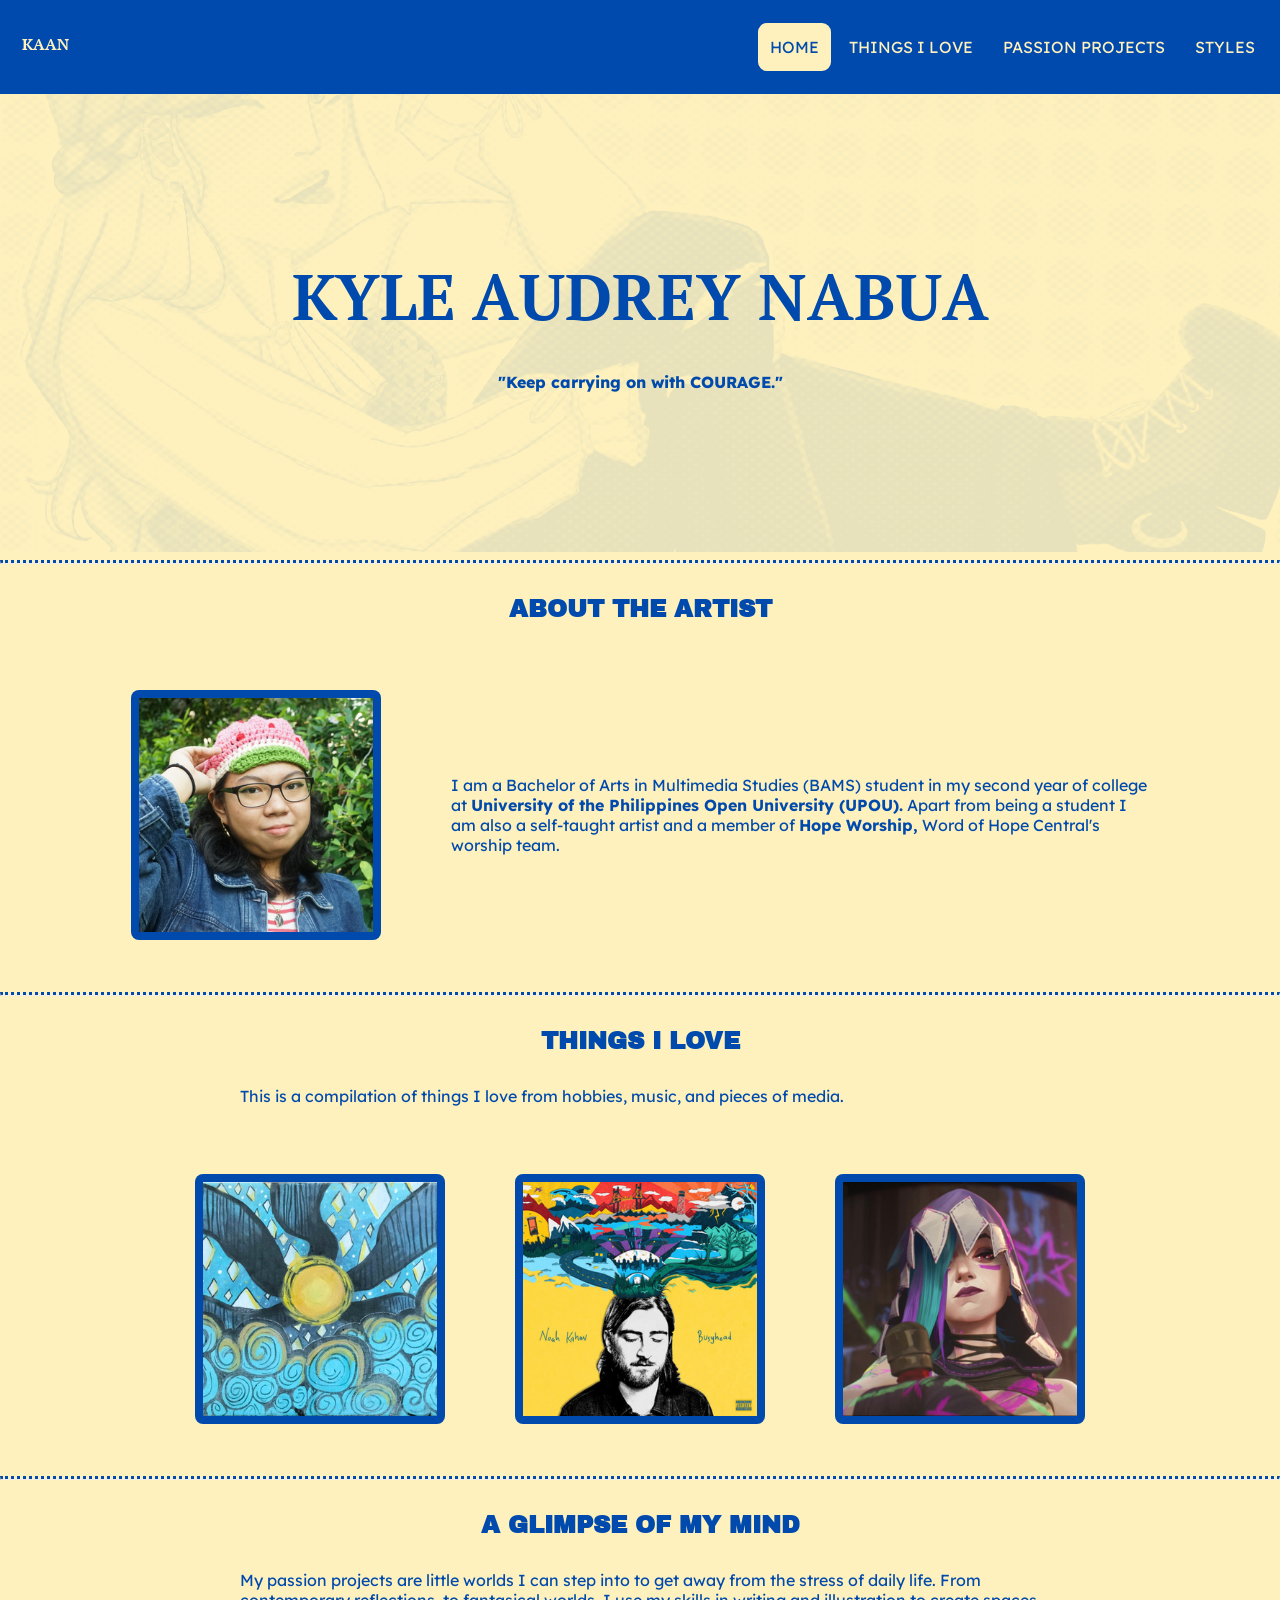
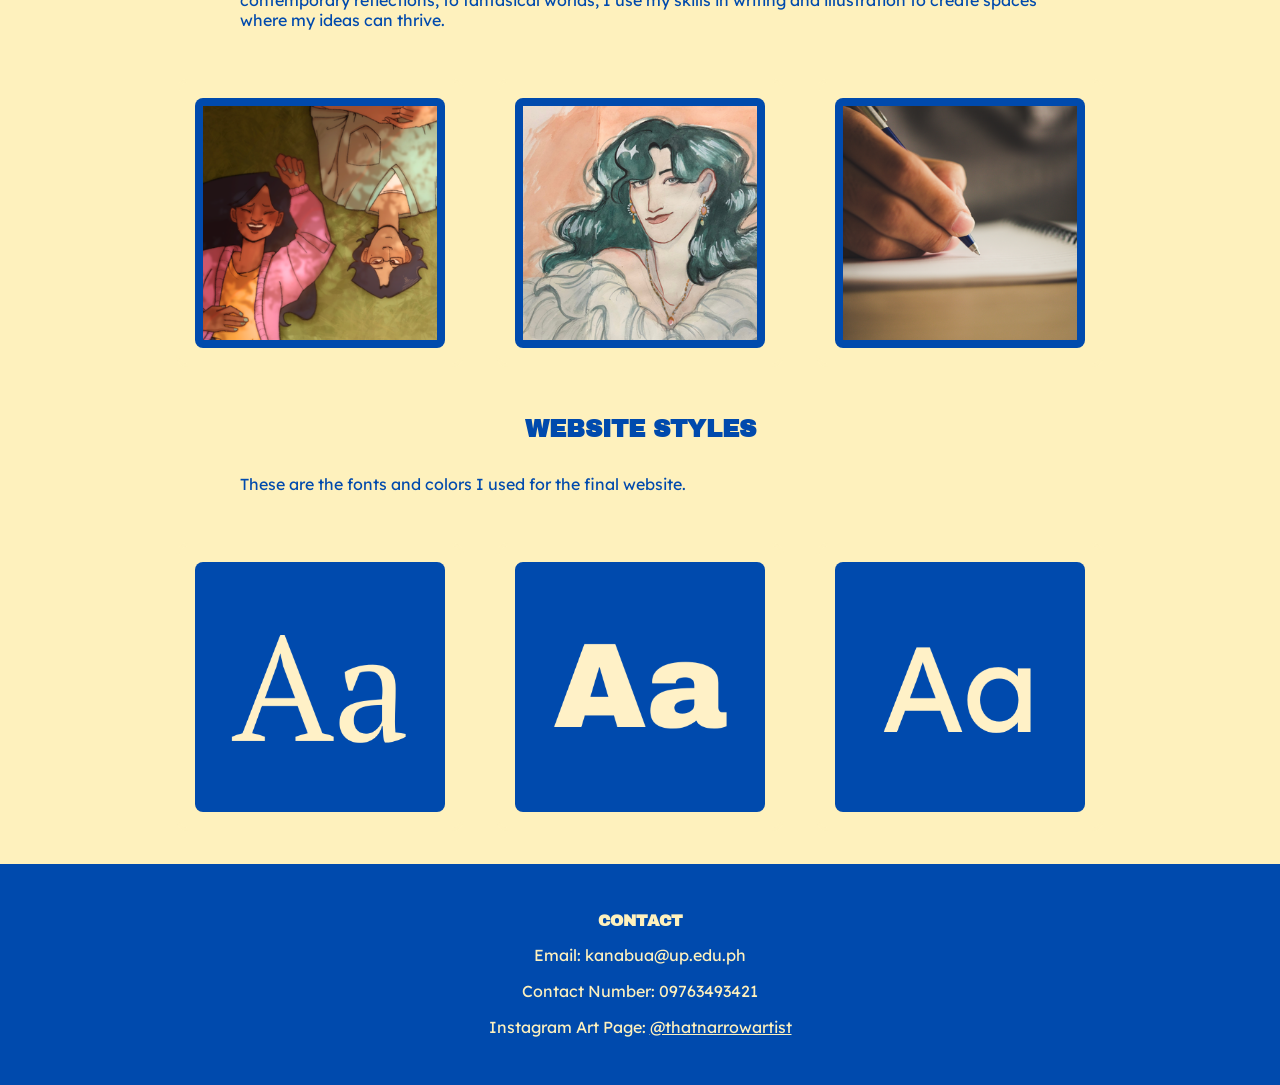
<file: index.html>
<!DOCTYPE html>
<html lang="en">

<!-- MAIN BANNER AREA -->

<head>
 <meta charset="UTF-8">
  <title>HOME</title>
  <!-- LINKS -->
  <link rel="stylesheet" href="https://fonts.googleapis.com/css?family=Lexend">
  <link rel="preconnect" href="https://fonts.googleapis.com">
  <link rel="preconnect" href="https://fonts.gstatic.com" crossorigin>
  <link href="https://fonts.googleapis.com/css2?family=Archivo+Black&family=Lexend:wght@100..900&display=swap" rel="stylesheet">
  <link rel="preconnect" href="https://fonts.googleapis.com">
  <link rel="preconnect" href="https://fonts.gstatic.com" crossorigin>
  <link href="https://fonts.googleapis.com/css2?family=Archivo+Black&family=Lexend:wght@100..900&family=PT+Serif:ital,wght@0,400;0,700;1,400;1,700&display=swap" rel="stylesheet">
 </head>
 <!-- BUTTONS -->
 
 <body>
  <div class = header>
   <a class = logo><b>KAAN</b></a>
   <div class="header-right">
     <a class=active href="index.html">HOME</a>
     <a class=heading href="thingsilove.html">THINGS I LOVE</a>
     <a class=heading href="passionprojects.html">PASSION PROJECTS</a>
     <a class=heading href="fontsused.html">STYLES</a>
   </div>
  </div>
<!-- BUTTONS -->
<div class = decoration>
<h1 id ="name"><b>KYLE AUDREY NABUA</b></h1>
<p id= "quote">"Keep carrying on with COURAGE."</p>
</div>
<hr>


<link rel="stylesheet" href="mystyles.css">


<!-- ABOUT ME INTRODUCTION-->

  <main>

   <h2>ABOUT THE ARTIST</h2>
   <div class = container>
    <div><img id=me src="KAAN.png" alt="PICTURE OF KYLE NABUA" height="350" width="350"></div>
    <div><p id = "intro">I am a Bachelor of Arts in Multimedia Studies (BAMS) student in my second year of college at 
    <b>University of the Philippines Open University (UPOU).</b> Apart from being a student 
    I am also a self-taught artist and a member of <b>Hope Worship,</b> Word of Hope Central's worship team.</p>
    </div>
    </div>

    <hr>
    <!-- DIVIDE -->
    <h2>THINGS I LOVE</h2>
    <p>This is a compilation of things I love from hobbies, music, and pieces of media.</p>
    <div class = container>
    <div><a href="thingsilove.html"><img src="THINGSILOVE1.png" alt="DRAWING" height="350" width="350"></a></div>
    <div><a href="thingsilove.html"><img src="THINGSILOVE2.png" alt="MUSIC" height="350" width="350"></a></div>
    <div><a href="thingsilove.html"><img src="THINGSILOVE3.png" alt="FILM" height="350" width="350"></a></div>
    
    </div>
 
  

    <hr>
    <!-- DIVIDE -->

    <h2>A GLIMPSE OF MY MIND</h2>
    <p>My passion projects are little worlds I can step into to get away from the stress of daily life. From contemporary reflections, to fantasical worlds, 
    I use my skills in writing and illustration to create spaces where my ideas can thrive.</p>

    <div class = container>
    <div><a href="passionprojects.html"><img src="WAS.png" alt="WITH A SMILE" height="350" width="350"></a></div>
    <div><a href="passionprojects.html"><img src="SUMPA1.png" alt="OF OWLS AND CROWS" height="350" width="350"></a></div>
    <div><a href="passionprojects.html"><img src="WRITE.png" alt="MISSING US" height="350" width="350"></a></div>
    </div>


    <h2>WEBSITE STYLES</h2>
    <p>These are the fonts and colors I used for the final website.</p>

    <div class = container>
    <div><a href="fontsused.html"><img src="PT.png" alt="PT SERIF" height="350" width="350"></a></div>
    <div><a href="fontsused.html"><img src="ARCHIVO.png" alt="ARCHIVO BLACK" height="350" width="350"></a></div>
    <div><a href="fontsused.html"><img src="LEXEND.png" alt="LEXEND" height="350" width="350"></a></div>
    </div>
    
  </main>
<!-- FOOTER -->
  <footer>

      <div class = footer> 

   <h3 class = foot><b>CONTACT</b></h3>
    <p class = foot>Email: kanabua@up.edu.ph</p>
    <p class = foot>Contact Number: 09763493421</p>
    <p class = foot>Instagram Art Page: <a id = insta href="https://www.instagram.com/thatnarrowartist/">@thatnarrowartist</a></p>
  </div>

  </footer>
</body>

  


</html>
</file>
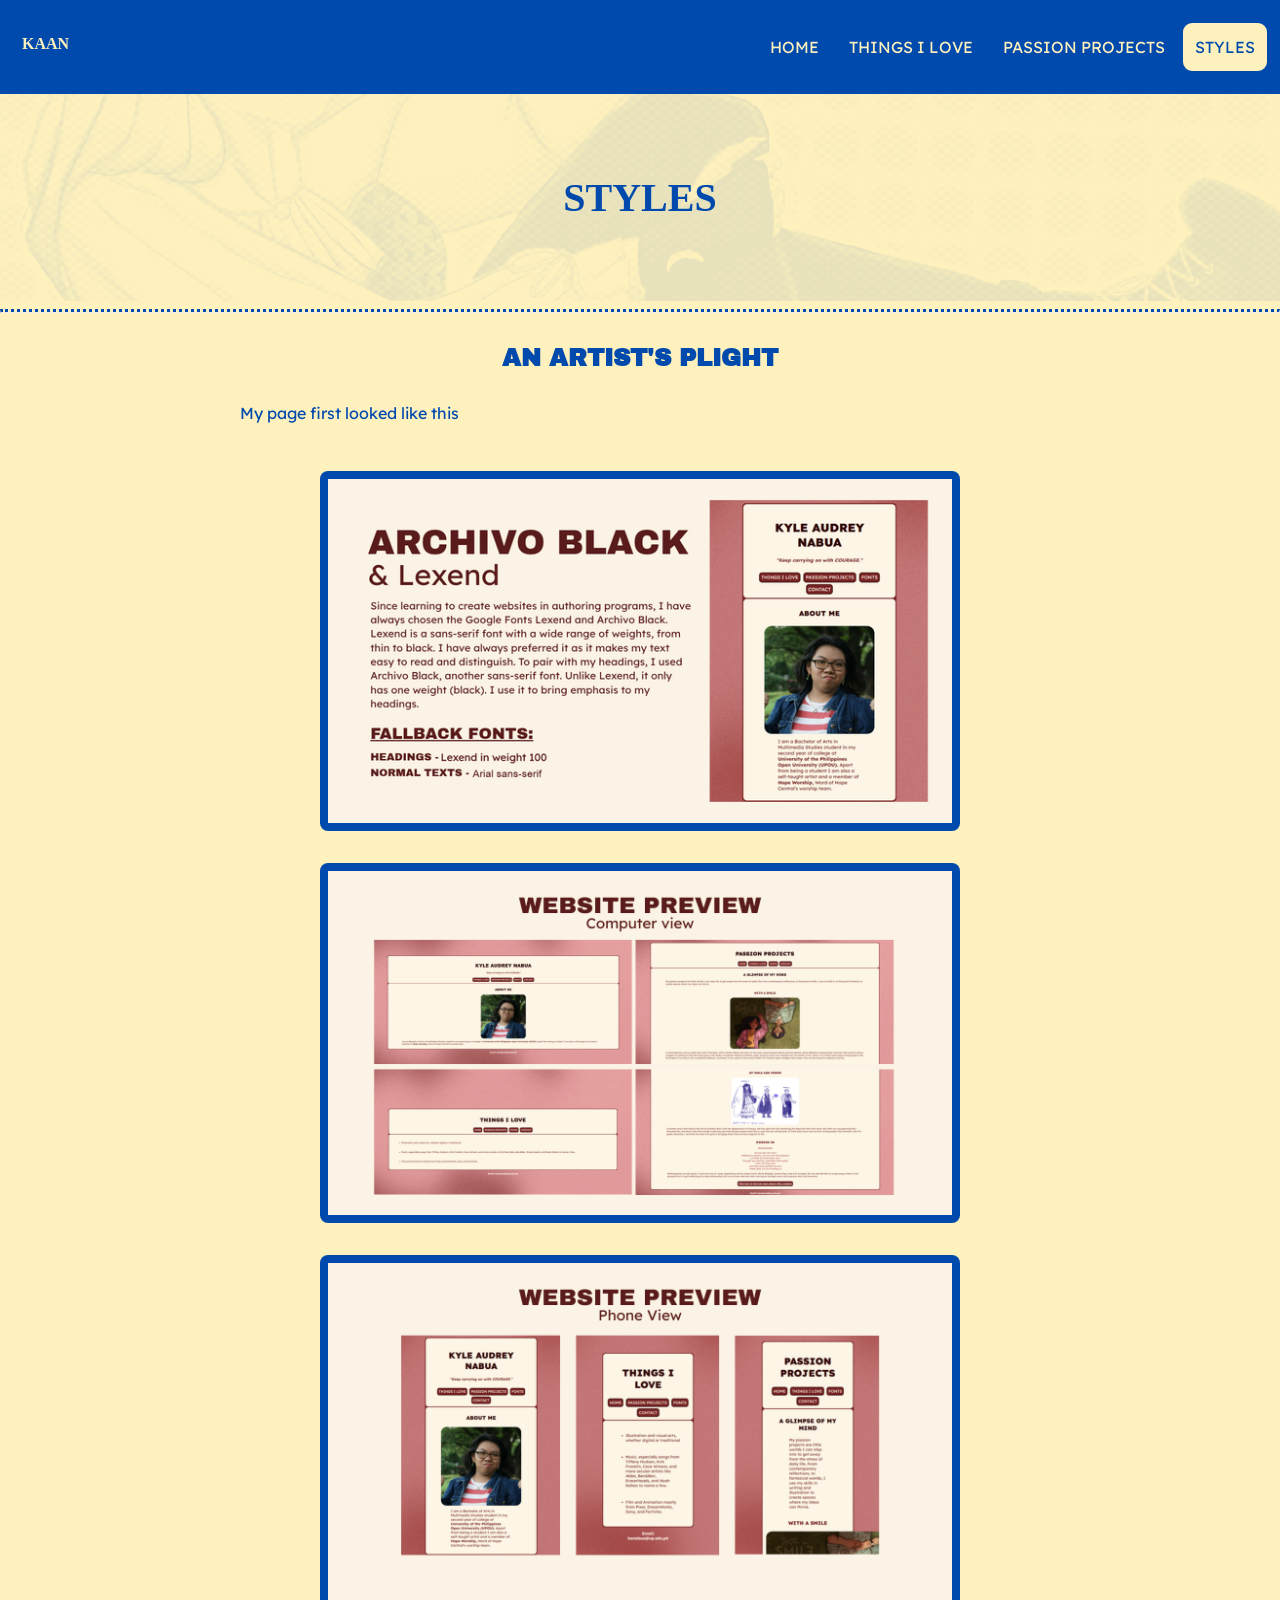
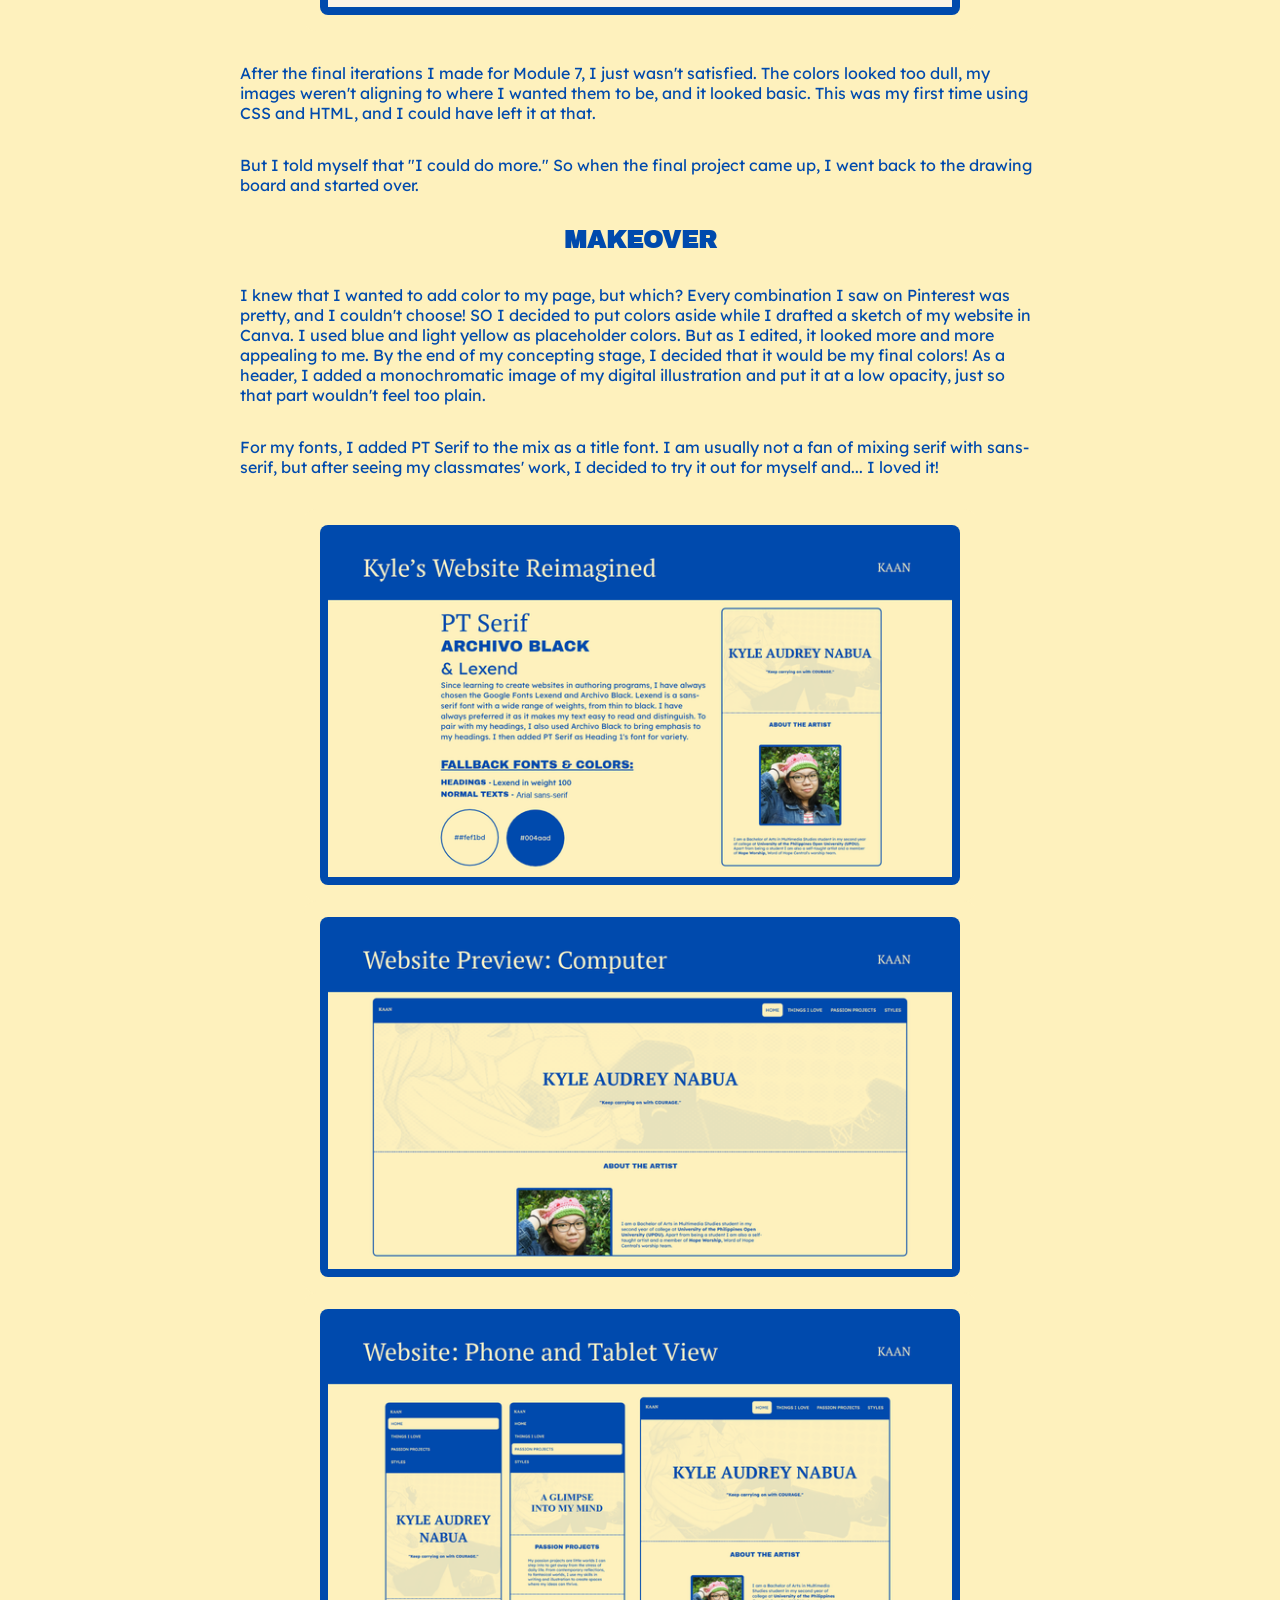
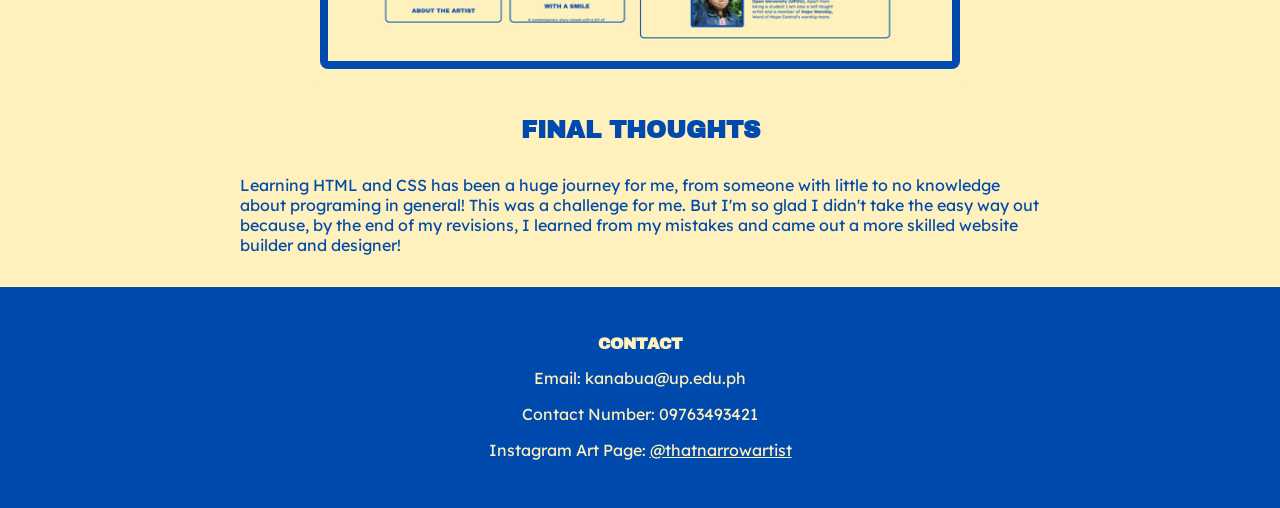
<file: fontsused.html>
<!DOCTYPE html>
<html lang="en">

<!-- MAIN BANNER AREA -->

<head>
 <meta charset="UTF-8">
  <title>STYLES</title>
<link rel="stylesheet" href="https://fonts.googleapis.com/css?family=Lexend">
<link rel="preconnect" href="https://fonts.googleapis.com">
<link rel="preconnect" href="https://fonts.gstatic.com" crossorigin>
<link href="https://fonts.googleapis.com/css2?family=Archivo+Black&family=Lexend:wght@100..900&display=swap" rel="stylesheet">
</head>

<!-- BUTTONS -->
<body>
  <div class = header>
   <a class = logo><b>KAAN</b></a>
   <div class="header-right">
     <a class=heading href="index.html">HOME</a>
     <a class=heading href="thingsilove.html">THINGS I LOVE</a>
     <a class=heading href="passionprojects.html">PASSION PROJECTS</a>
     <a class=active href="fontsused.html">STYLES</a>
   </div>
  </div>

<!-- BUTTONS -->
<div class = decoration>
<h1 id = styles><b>STYLES</b></h1>
</div>
<hr>


<link rel="stylesheet" href="mystyles.css">

<!-- FONTS USED-->
  <main>
 
    <h2>AN ARTIST'S PLIGHT</h2>
    <p>My page first looked like this</p>
    <div class = container3>
    <div><img src="OLD1.png" alt="OLD WEBSITE" height="450" width="270"></div>
    <div><img src="OLD2.png" alt="OLD WEBSITE" height="450" width="270"></div>
    <div><img src="OLD3.png" alt="POLD WEBSITE" height="450" width="270"></div>
    </div>
    <p>After the final iterations I made for Module 7, I just wasn't satisfied. The colors looked too dull, 
      my images weren't aligning to where I wanted them to be, and it looked basic. This was my first time using
      CSS and HTML, and I could have left it at that.</p>

    <p>But I told myself that "I could do more." So when the final project came up, I went back to
      the drawing board and started over.</p>
   
    <h2>MAKEOVER</h2>
    <p>I knew that I wanted to add color to my page, but which? Every combination I saw on Pinterest was pretty, and I couldn't choose!
      SO I decided to put colors aside while I drafted a sketch of my website in Canva. I used blue and light yellow as placeholder
      colors. But as I edited, it looked more and more appealing to me. By the end of my concepting stage, I decided that it would be my final colors!
     As a header, I added a monochromatic image of my digital illustration and put it at a low opacity, just so that part wouldn't feel too plain.
    </p>
    <p>For my fonts, I added PT Serif to the mix as a title font. I am usually not a fan of mixing serif with sans-serif, but after seeing my classmates'
      work, I decided to try it out for myself and... I loved it!
    <div class = container3>
     <div><img src="NEW1.png" alt="NEW WEBSITE" height="450" width="270"></div>
     <div><img src="NEW2.png" alt="NEW WEBSITE" height="450" width="270"></div>
     <div><img src="NEW3.png" alt="NEW WEBSITE" height="450" width="270"></div>
    </div>

    <h2>FINAL THOUGHTS</h2>
      <p>Learning HTML and CSS has been a huge journey for me, from someone with little to no knowledge about programing in general!
        This was a challenge for me. But I'm so glad I didn't take the easy way out because, by the end of my revisions, I learned from my
        mistakes and came out a more skilled website builder and designer! 
    </p>
  <footer>
  <div class = footer>
   <h3 class = foot><b>CONTACT</b></h3>
    <p class = foot>Email: kanabua@up.edu.ph</p>
    <p class = foot>Contact Number: 09763493421</p>
    <p class = foot>Instagram Art Page: <a id = insta href="https://www.instagram.com/thatnarrowartist/">@thatnarrowartist</a></p>
  </div>
</footer>

  </main>
  </body>
<!-- FOOTER -->

</html>
</file>
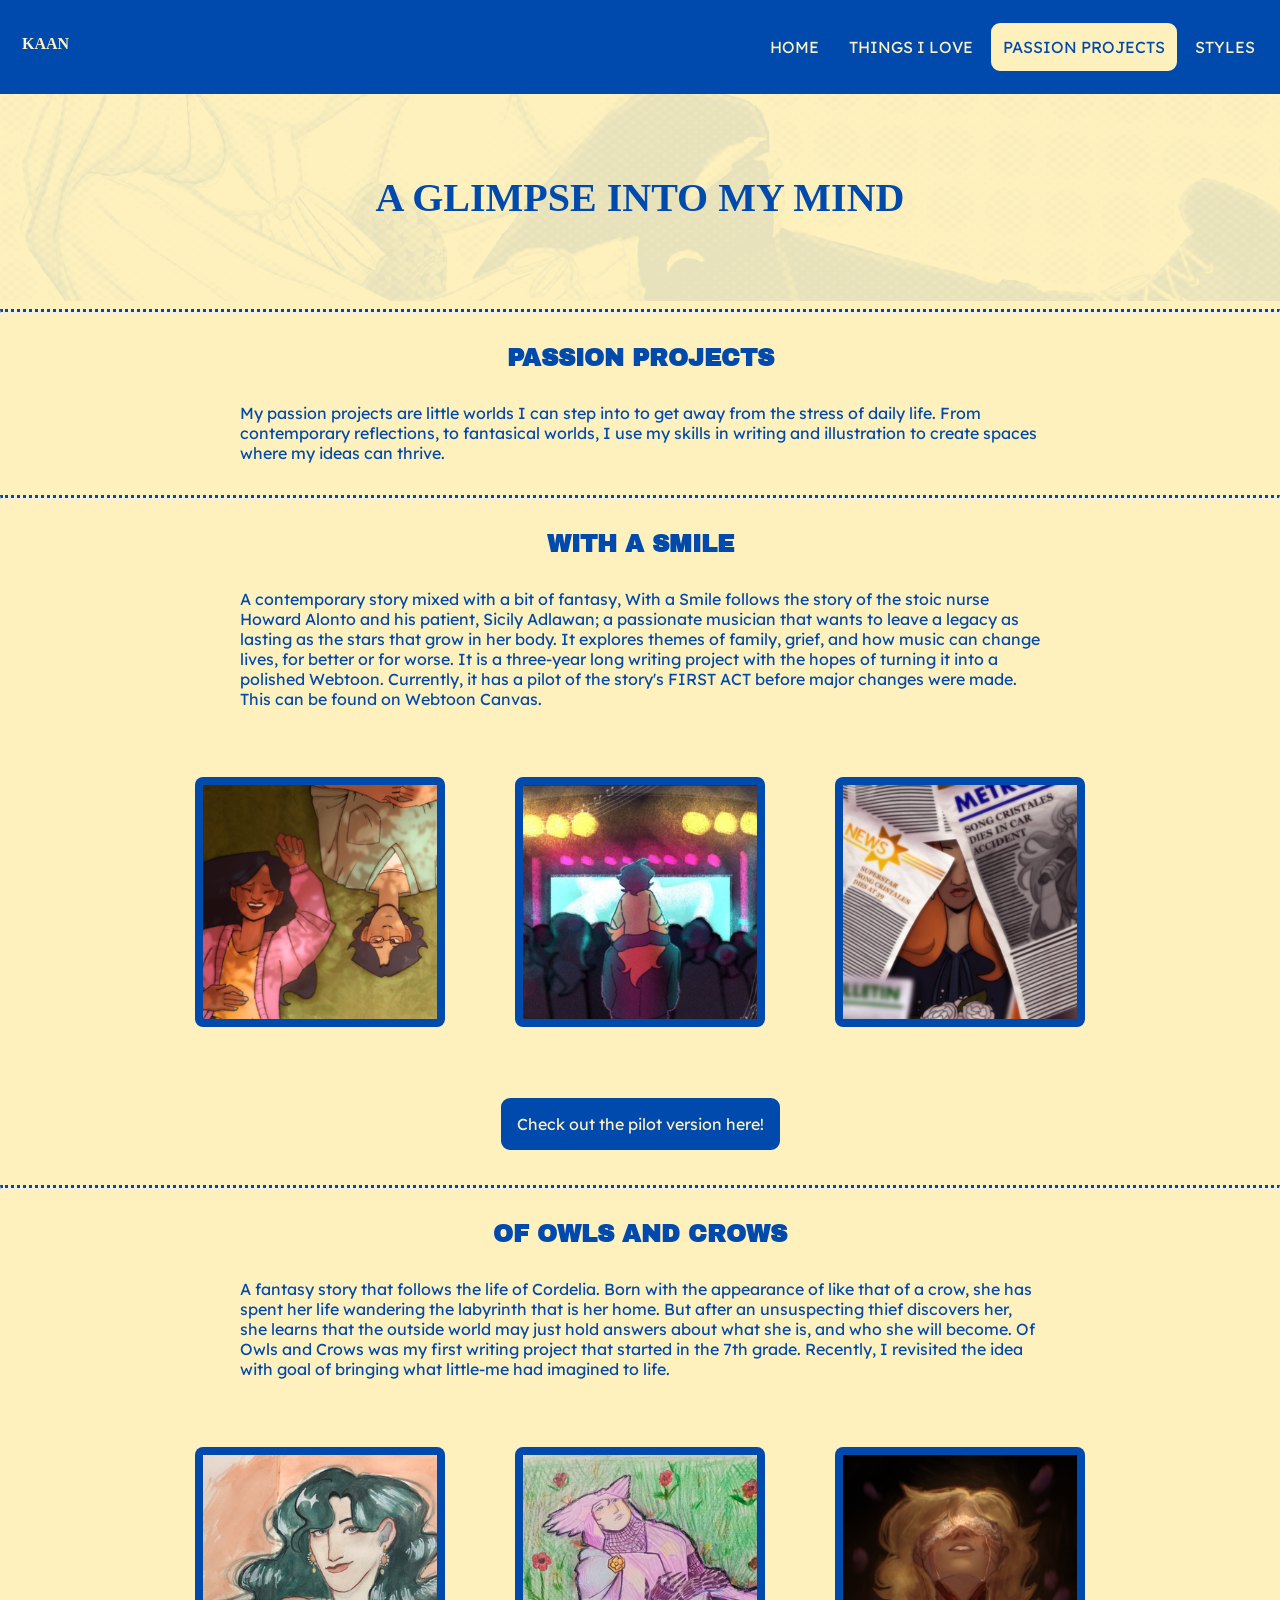
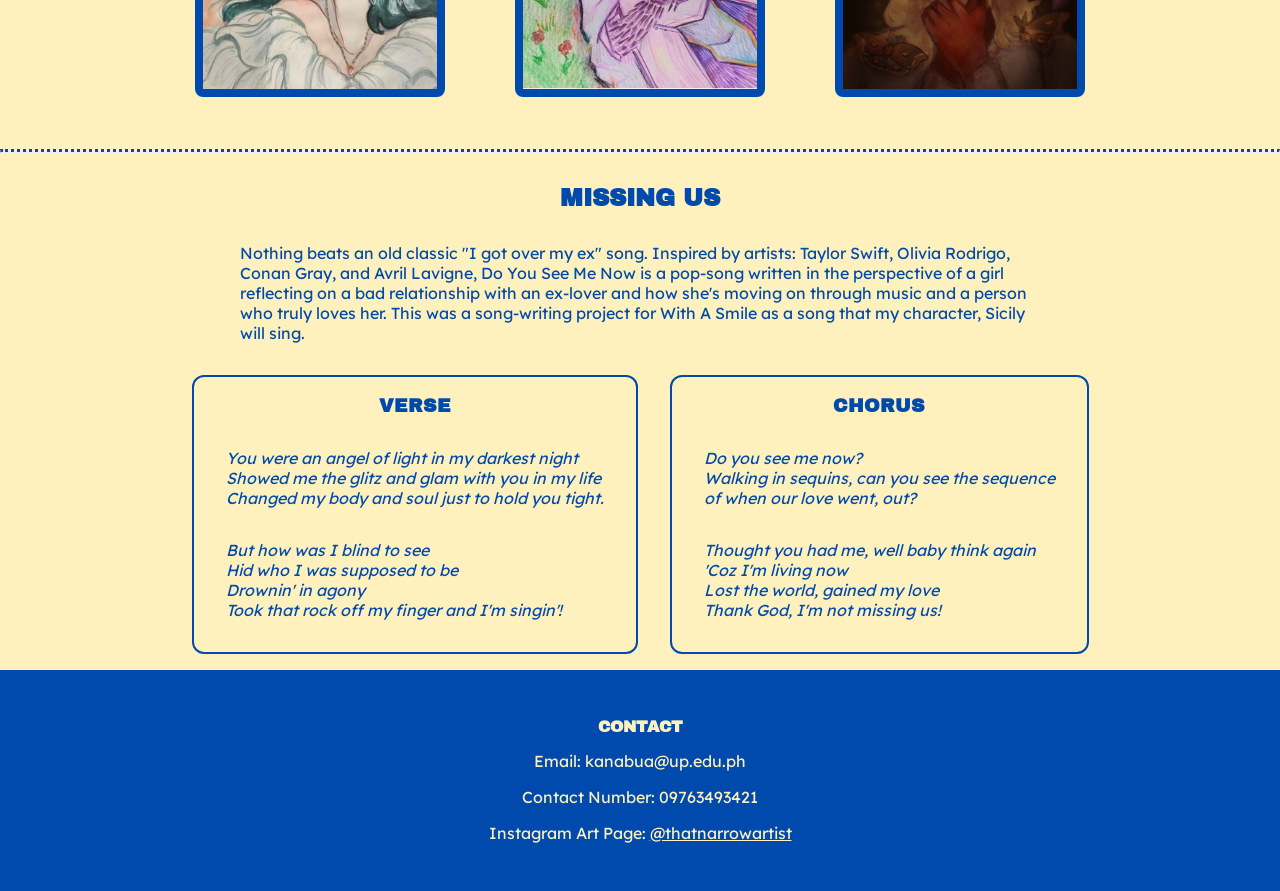
<file: passionprojects.html>
<!DOCTYPE html>
<html lang="en">

<!-- MAIN BANNER AREA -->

<head>
 <meta charset="UTF-8">
  <title>PASSION PROJECTS</title>
<link rel="stylesheet" href="https://fonts.googleapis.com/css?family=Lexend">
<link rel="preconnect" href="https://fonts.googleapis.com">
<link rel="preconnect" href="https://fonts.gstatic.com" crossorigin>
<link href="https://fonts.googleapis.com/css2?family=Archivo+Black&family=Lexend:wght@100..900&display=swap" rel="stylesheet">
</head>

<!-- BUTTONS -->
 <body>
  <div class = header>
   <a class = logo><b>KAAN</b></a>
   <div class="header-right">
     <a class=heading href="index.html">HOME</a>
     <a class=heading href="thingsilove.html">THINGS I LOVE</a>
     <a class=active href="passionprojects.html">PASSION PROJECTS</a>
     <a class=heading href="fontsused.html">STYLES</a>
   </div>
  </div>

<!-- BUTTONS -->
<div class = decoration>
<h1 id = mind><b>A GLIMPSE INTO MY MIND</b></h1>
</div>

<hr>
<h2>PASSION PROJECTS</h2>
<p>My passion projects are little worlds I can step into to get away from the stress of daily life. From contemporary reflections, to fantasical worlds, 
  I use my skills in writing and illustration to create spaces where my ideas can thrive.
</p>
<hr>

<link rel="stylesheet" href="mystyles.css">

<!-- PASSION PORJECTS SECTION-->
  <main>
    <!-- WITH A SMILE-->
    <h2>WITH A SMILE</h2>
     <p>A contemporary story mixed with a bit of fantasy, With a Smile
     follows the story of the stoic nurse Howard Alonto and his patient, Sicily Adlawan; a passionate
     musician that wants to leave a legacy as lasting as the stars that grow in her body. It explores themes of
     family, grief, and how music can change lives, for better or for worse. It is a three-year long writing project with the hopes of turning it into a polished Webtoon. Currently, it has a pilot of the story's
     FIRST ACT before major changes were made. This can be found on Webtoon Canvas.
     </p>

       <div class = container>
       <div><img src="WAS.png" alt="WITH A SMILE CONCEPT ART" height="350" width="350"></div>
       <div><img src="WAS1.png" alt="WITH A SMILE CONCEPT ART" height="350" width="350"></div>
       <div><img src="WAS2.png" alt="WITH A SMILE CONCEPT ART" height="350" width="350"></div>
       </div>
      <div class = bodybutton>
      <a class = button href="https://www.webtoons.com/en/canvas/with-a-smile-pilot/list?title_no=886734">Check out the pilot version here!</a>
      </div>
    <hr>

    <!-- OF OWLS AND CROWS-->

    <h2>OF OWLS AND CROWS</h2>

     <p>A fantasy story that follows the life of Cordelia. Born with the appearance of
     like that of a crow, she has spent her life wandering the labyrinth that is her home. But after an unsuspecting
     thief discovers her, she learns that the outside world may just hold answers about what she is, and who she will
     become. Of Owls and Crows was my first writing project that started in the 7th grade. Recently, I revisited the
     idea with goal of bringing what little-me had imagined to life.</p>
     
          <div class = container>
          <div><img src="SUMPA1.png" alt="OOAC CONCEPT ART" height="350" width="350"></div>
          <div><img src="SUMPA2.png" alt="OOAC CONCEPT ART" height="350" width="350"></div>
          <div><img src="SUMPA3.png" alt="OOAC CONCEPT ART" height="350" width="350"></div>
          </div>   
    
          <hr>
     <!-- MISSING US -->
    <h2>MISSING US</h2>

     <p>Nothing beats an old classic "I got over my ex" song. Inspired by artists:
     Taylor Swift, Olivia Rodrigo, Conan Gray, and Avril Lavigne, Do You See Me Now is a pop-song
     written in the perspective of a girl reflecting on a bad relationship with an ex-lover and how 
     she's moving on through music and a person who truly loves her. This was a song-writing project for
     With A Smile as a song that my character, Sicily will sing. </p>
     

      <div class = container2>

      <div>
        <h3>VERSE</h3>
        <p ><i>You were an angel of light in my darkest night<br>
      Showed me the glitz and glam with you in my life<br>
      Changed my body and soul just to hold you tight.</i></p>
      
      <p><i>But how was I blind to see<br>
      Hid who I was supposed to be<br>
      Drownin' in agony<br>
      Took that rock off my finger and I'm singin'!</i></p>
      </div>

      <div>
        <h3>CHORUS</h3>
        <p><i>Do you see me now?<br>
        Walking in sequins, can you see the sequence<br>
        of when our love went, out?<br></i></p>
        <p ><i>Thought you had me, well baby think again<br>
        'Coz I'm living now<br>
        Lost the world, gained my love<br>Thank God, I'm not missing us!</i></p>
      
       </div>
      </div>
  </main>
  <footer>
  <div class = footer>
   <h3 class = foot><b>CONTACT</b></h3>
    <p class = foot>Email: kanabua@up.edu.ph</p>
    <p class = foot>Contact Number: 09763493421</p>
    <p class = foot>Instagram Art Page: <a id = insta href="https://www.instagram.com/thatnarrowartist/">@thatnarrowartist</a></p>
  </div>
</footer>
  </body>


</html>
</file>
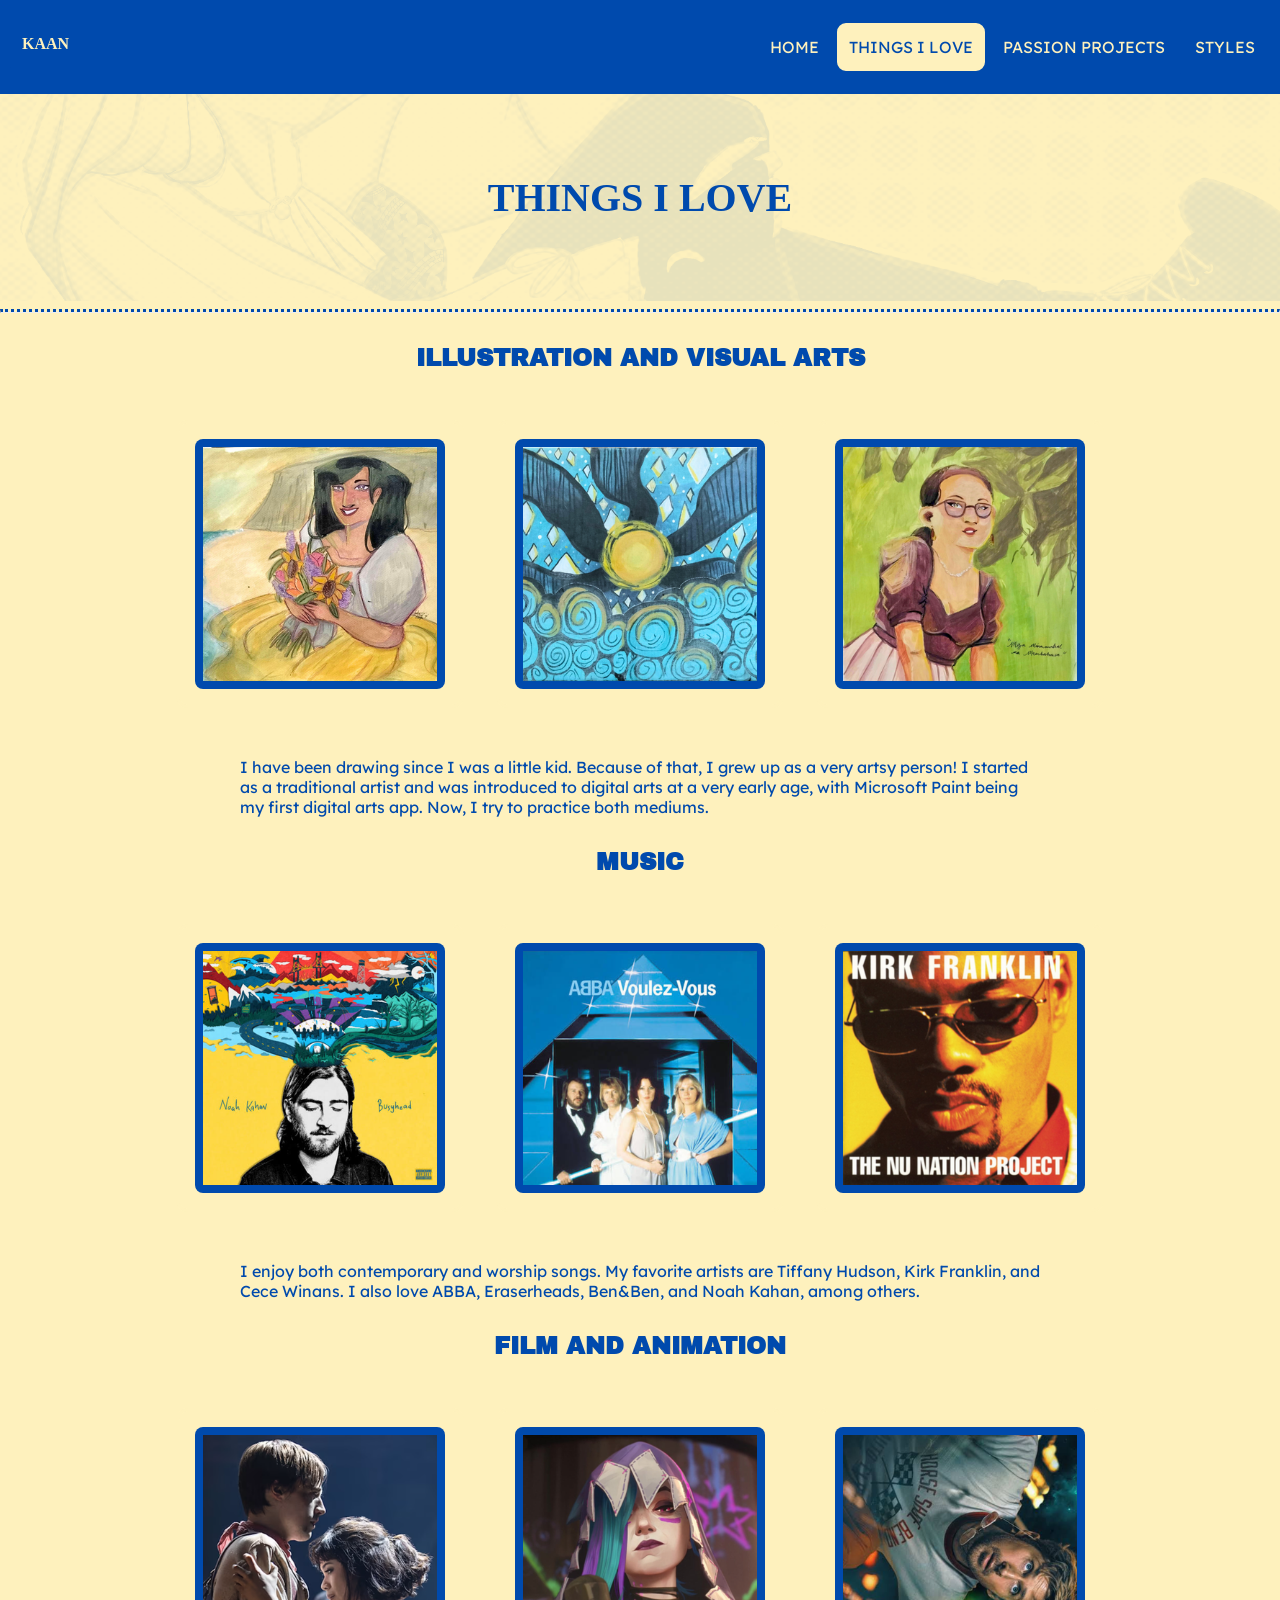
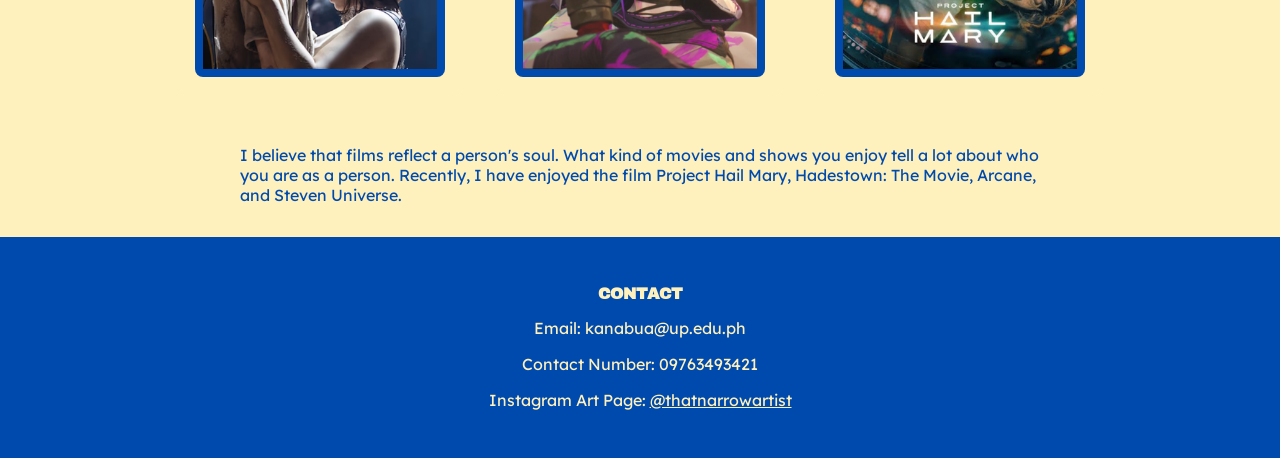
<file: thingsilove.html>
<!DOCTYPE html>
<html lang="en">

<!-- MAIN BANNER AREA -->

<head>
 <meta charset="UTF-8">
  <title>THINGS I LOVE</title>
<link rel="stylesheet" href="https://fonts.googleapis.com/css?family=Lexend">
<link rel="preconnect" href="https://fonts.googleapis.com">
<link rel="preconnect" href="https://fonts.gstatic.com" crossorigin>
<link href="https://fonts.googleapis.com/css2?family=Archivo+Black&family=Lexend:wght@100..900&display=swap" rel="stylesheet">
</head>

<body>

<!-- BUTTONS -->
  <div class = header>
   <a class = logo><b>KAAN</b></a>
   <div class="header-right">
     <a class=heading href="index.html">HOME</a>
     <a class=active href="thingsilove.html">THINGS I LOVE</a>
     <a class=heading href="passionprojects.html">PASSION PROJECTS</a>
     <a class=heading href="fontsused.html">STYLES</a>
   </div>
  </div>
<!-- BUTTONS -->
<div class = decoration>
<h1 id = love><b>THINGS I LOVE</b></h1>
</div>

<hr>



<link rel="stylesheet" href="mystyles.css">

<!-- THINGS I LOVE SECTION-->
  <main>
    <h2>ILLUSTRATION AND VISUAL ARTS</h2>
    <div class = container>
    <div><img src="PARALUMAN.png" alt="PARALUMAN DRAWING" height="350" width="350"></div>
    <div><img src="THINGSILOVE1.png" alt="MOONRISE PAINTING" height="350" width="350"></div>
    <div><img src="BINIBINIMISSU.png" alt="MGA MINAMAHAL NA MAMBABASA PAINTING" height="350" width="350"></div>
    </div>
    <p>I have been drawing since I was a little kid. Because of that, I grew up as a very
      artsy person! I started as a traditional artist and was introduced to digital arts
      at a very early age, with Microsoft Paint being my first digital arts app. Now, I try to practice both mediums.
    </p>

    <!-- DIVIDE -->

    <h2>MUSIC</h2>
    <div class = container>
    <div><img src="THINGSILOVE2.png" alt="NOAH KAHAN" height="350" width="350"></div>
    <div><img src="ABBA.png" alt="ABBA" height="350" width="350"></div>
    <div><img src="KIRK.png" alt="KIRK FRANKLIN" height="350" width="350"></div>
    </div>

    <p> I enjoy both contemporary and worship songs. My favorite artists are Tiffany Hudson, Kirk Franklin, and Cece Winans. 
      I also love ABBA, Eraserheads, Ben&Ben, and Noah Kahan, among others.
    </p>

    <!-- DIVIDE -->

    <h2>FILM AND ANIMATION</h2>
    <div class = container>
    <div><img src="HADESTOWN.png" alt="HADESTOWN" height="350" width="350"></div>
    <div><img src="THINGSILOVE3.png" alt="ARCANE" height="350" width="350"></div>
    <div><img src="PHM.png" alt="PROJECT HAIL MARY" height="350" width="350"></div>
    </div>

    <p>I believe that films reflect a person's soul. What kind of movies and shows you enjoy
      tell a lot about who you are as a person. Recently, I have enjoyed the film Project Hail Mary, Hadestown: The Movie, 
      Arcane, and Steven Universe. 
    </p>
</main>
    <footer>
  <div class = footer>
   <h3 class = foot><b>CONTACT</b></h3>
    <p class = foot>Email: kanabua@up.edu.ph</p>
    <p class = foot>Contact Number: 09763493421</p>
    <p class = foot>Instagram Art Page: <a id = insta href="https://www.instagram.com/thatnarrowartist/">@thatnarrowartist</a></p>
  </div>
</footer>

  </body>
  
<!-- FOOTER -->

</html>
</file>
<file: mystyles.css>
/*Main styles*/

/*HEADER*/

 * {box-sizing: border-box;}

   body{
    background-color:#fef1bd;
    background-repeat: no-repeat;
    background-position: center;
    background-attachment: fixed;
    background-size: cover;
    margin: 0;
    font-family: "Lexend", sans-serif;
   }

.header {
  overflow: hidden;
  background-color: #004aad;
  padding: 20px 10px;
}



.header a {
  float: left;
  color:  #fef1bd;
  text-align: center;
  padding: 0.75rem;
  text-decoration: none;
  font-size: 1rem; 
  line-height: 1.5rem;
  border-radius: 0.03rem;
}

.logo {
  font-family: "PT Serif", serif;
  background-color: #004aad;
  font-size: 1rem;
}

.header a.active {
  background-color: #fef1bd;
  border: solid;
  color: #004aad;
  border-radius: 0.75rem;
}

.header-right {
  float: right;
  transition-duration: 0.4s;
  cursor: pointer;
}

.heading{
  border: solid;
  border-radius: 0.75rem;
  border-color: #004aad;
  color: #004aad;
}

.heading:hover {
  background-color: #fef1bd;
  border: solid;
  border-radius: 0.75rem;
  border-color: #004aad;
  color: #004aad;
  transition-duration: 0.4s;
  cursor: pointer;
}


/*FOOTER*/
 * {box-sizing: border-box;}

 .footer {
  overflow: hidden;
  background-color: #004aad;
  padding: 2rem;
}
.foot {
  margin: 1rem;
  color:  #fef1bd;
  text-align: center;
  text-decoration: none;
  font-size: 1rem; 
}

@media screen and (max-width: 768px){
     body{
    background-color: #fef1bd;
    background-repeat: no-repeat;
    background-position: center;
    background-attachment: fixed;
    background-size: cover;
    margin: 0;
    font-family: "Lexend", sans-serif;
   }
  .header a {
    float: none;
    display: block;
    text-align: left;
  }
  
  .header-right {
    float: none;
  }
}


/*💗🔥MAIN SHENANIGANS */

/*BUTTONS PART 0*/
.bodybutton{
  overflow: hidden;
  background-color: #fef1bd;
  padding: 1rem;
  margin: 1rem;
  display: flex;
  justify-content: center;
  align-items: center;  


}
.button{
  background-color: #004aad;
  color: #fef1bd;
  padding: 1rem;
  border: solid;
  border-radius: 0.75rem;
  text-align: center;
  text-decoration: none;
  font-size: 1rem; 
  font-family: "Lexend", sans-serif;
  transition-duration: 0.4s;
  cursor: pointer;
  
}
.button:hover {
  transition-duration: 0.4s;
  cursor: pointer;
  background-color: #fef1bd;
  border: solid;
  border-color: #004aad;
  color: #004aad;
}


/*PART 1*/

h1{
  color: #004aad;
  font-family: "PT Serif", serif;
  text-align: center;
  margin-top: 10rem;
}
#love{
  margin: 5rem;
  font-size: 2.5rem;
}

#mind{
  margin: 5rem;
  font-size: 2.5rem;
}

#styles{
  margin: 5rem;
  font-size: 2.5rem;
}

#name {
  font-size: 4rem;
}

#quote{
  color: #004aad;
  text-align: center;
  margin-bottom: 10rem;
}
#intro{
  margin: 1rem;
}
#lyrics{
  color: #fef1bd;
  text-align: left;
  margin: 1rem;
}


hr{
  border-top: 0.15rem dotted;
  color: #004aad;
}
/*PART 2*/
h2{
  color: #004aad;
  font-family: "Archivo Black", sans-serif;
  text-align: center;
  margin: 2rem;
}
h3{
  color: #004aad;
  font-family: "Archivo Black", sans-serif;
  text-align: center;
}

/*PART 3*/
p{
  margin-left: 13rem;
  margin-right: 10rem;
  margin-top: 2rem;
  margin-bottom: 2rem;
  color: #004aad;
}
a{
  color: #fef1bd;
}

/*💗FLEX CONTAINERS*/


.container{
  display: flex;
  overflow: hidden;
  background-color: #fef1bd;
  padding: 1rem;
  margin: 1rem;
  justify-content: center;
  align-items: center;  
}

/*Main styles*/

/*HEADER*/

 * {box-sizing: border-box;}

   body{
    background-color:#fef1bd;
    background-repeat: no-repeat;
    background-position: center;
    background-attachment: fixed;
    background-size: cover;
    margin: 0;
    font-family: "Lexend", sans-serif;
   }

.header {
  overflow: hidden;
  background-color: #004aad;
  padding: 20px 10px;
}


.header a {
  float: left;
  color:  #fef1bd;
  text-align: center;
  padding: 0.75rem;
  text-decoration: none;
  font-size: 1rem; 
  line-height: 1.5rem;
  border-radius: 0.03rem;
}

.logo {
  font-family: "PT Serif", serif;
  background-color: #004aad;
  font-size: 1rem;
}

.header a.active {
  background-color: #fef1bd;
  border: solid;
  color: #004aad;
  border-radius: 0.75rem;
}

.header-right {
  float: right;
  transition-duration: 0.4s;
  cursor: pointer;
}

.heading{
  border: solid;
  border-radius: 0.75rem;
  border-color: #004aad;
  color: #004aad;
}

.heading:hover {
  background-color: #fef1bd;
  border: solid;
  border-radius: 0.75rem;
  border-color: #004aad;
  color: #004aad;
  transition-duration: 0.4s;
  cursor: pointer;
}


/*FOOTER*/
 * {box-sizing: border-box;}

 .footer {
  color:#fef1bd;
  overflow: hidden;
  background-color: #004aad;
  padding: 2rem;
}
.foot {
  margin: 1rem;
  color:  #fef1bd;
  text-align: center;
  text-decoration: none;
  font-size: 1rem; 
}


@media screen and (max-width: 768px){
     body{
    background-color: #fef1bd;
    background-repeat: no-repeat;
    background-position: center;
    background-attachment: fixed;
    background-size: cover;
    margin: 0;
    font-family: "Lexend", sans-serif;
   }
  .header a {
    float: none;
    display: block;
    text-align: left;
  }
  
  .header-right {
    float: none;
  }
}


/*✨TITLE HEADERS*/

/*💗🔥MAIN SHENANIGANS */

/*BUTTONS PART 0*/
.bodybutton{
  overflow: hidden;
  background-color: #fef1bd;
  padding: 1rem;
  margin: 1rem;
  display: flex;
  justify-content: center;
  align-items: center;  


}
.button{
  background-color: #004aad;
  color: #fef1bd;
  padding: 1rem;
  border: solid;
  border-radius: 0.75rem;
  text-align: center;
  text-decoration: none;
  font-size: 1rem; 
  font-family: "Lexend", sans-serif;
  transition-duration: 0.4s;
  cursor: pointer;
  
}
.button:hover {
  transition-duration: 0.4s;
  cursor: pointer;
  background-color: #fef1bd;
  border: solid;
  border-color: #004aad;
  color: #004aad;
}


/*PART 1*/

h1{
  color: #004aad;
  font-family: "PT Serif", serif;
  text-align: center;
  font-weight: 1000;
  margin-top: 10rem;
}
#love{
  margin: 5rem;
  font-size: 2.5rem;
}

#mind{
  margin: 5rem;
  font-size: 2.5rem;
}

#styles{
  margin: 5rem;
  font-size: 2.5rem;
}

#name {
  font-size: 4rem;
  font-weight: 1000;
  margin-bottom: 0.10rem;
}

#quote{
  color: #004aad;
  font-weight: 750;
  text-align: center;
  margin-bottom: 10rem;
}
#intro{
  margin: 1rem;
}


#facts{
  margin: 1rem;
  text-align: left;
}


li{
  margin-left: 2rem;
  color:#004aad;
  font-family: "Lexend", sans-serif;

}

hr{
  border-top: 0.20rem dotted;
  color: #004aad;
}
/*PART 2*/
h2{
  color: #004aad;
  font-family: "Archivo Black", sans-serif;
  text-align: center;
  margin: 2rem;
}
h3{
  color: #004aad;
  font-family: "Archivo Black", sans-serif;
  text-align: center;
}

/*PART 3*/
p{
  margin-left: 30rem;
  margin-right: 30rem;
  margin-top: 2rem;
  margin-bottom: 1rem;
  color: #004aad;
}
#insta{
  color: #fef1bd;
}

/*💗FLEX CONTAINERS*/


.container{
  display: flex;
  overflow: hidden;
  background-color: #fef1bd;
  padding-left: 30rem;
  padding-right: 30rem;
  justify-content: center;
  align-items: center;  
}
.container div {
  background-color: #fef1bd;
  border-radius: 0.75rem;
  justify-content: center;
  font-size: 1rem; 
  font-family: "Lexend", sans-serif;
  width: auto;
  height: auto;
}

.container2{
  overflow: hidden;
  background-color: #fef1bd;
  padding-left: 20rem;
  padding-right: 20rem;
  margin: 1rem;
  display: flex;
  justify-content: center;
  align-items: center;  
}
.container2 div {
  background-color: #fef1bd;
  color: #004aad;
  margin-left: 1rem;
  margin-right: 1rem;
   border-color: #004aad;
  border: 0.15rem solid;
  border-radius: 0.75rem;
  justify-content: center;
  font-size: 1rem; 
  font-family: "Lexend", sans-serif;
  width: auto;
  height: auto;
}
.container2 div p{
   margin: 2rem;
}

 img{
  margin: 1rem;
  background-color: #004aad;
  padding: 0.50rem;
  text-align: center;
  border-radius: 0.50rem;
  display: block;
  width: auto;
  height: auto;
}

img:hover{
  transform: scale(1.05);
  cursor: default;
}

a img{
  transition:ease-in;
}
a img:hover{
  transform: scale(1.05);
  cursor: pointer;
}
a{
  color:#004aad;
}
#me{
  background-color: #004aad;
  padding: 0.50rem;
}

  .container3{
   overflow: hidden;
   background-color: #fef1bd;
   padding-left: 20rem;
   padding-right: 20rem;
   margin: 1rem;
   display: flex;
   justify-content: center;
   align-items: center;  
  flex-direction: column;
  }
  .container3 div{
   background-color: #fef1bd;
   border-radius: 0.75rem;
   justify-content: center;
   font-size: 1rem; 
   font-family: "Lexend", sans-serif;
   width: auto;
   height: auto;
  }

  
/*🔥MEDIA*/

@media screen and (min-width: 960px) and (max-width: 1500px){
 .container{
  padding-left: 5rem;
  padding-right: 5rem;
}
 .container div{
  margin: 1px;
}

 img{
    width: 250px;
    height: 250px;
 }
 p{
  margin-left: 15rem;
  margin-right: 15rem;
  margin-top: 2rem;
  margin-bottom: 2rem;
  color: #004aad;
 }

a{
  color:#fef1bd;
}
.container div {
  background-color: #fef1bd;
  color: #fef1bd;
  margin-left: 1rem;
  margin-right: 1rem;
  border: solid;
  border-radius: 0.75rem;
  justify-content: center;
  font-size: 1rem; 
  font-family: "Lexend", sans-serif;
  width: auto;
  height: auto;
}

.container2{
  overflow: hidden;
  background-color: #fef1bd;
  padding-left: 1rem;
   padding-right: 1rem;
  margin: 1rem;
  display: flex;
  justify-content: center;
  align-items: center;  
}
.container2 div {
  background-color: #fef1bd;
  color: #004aad;
  margin-left: 1rem;
  margin-right: 1rem;
   border-color: #004aad;
  border: 0.15rem solid;
  border-radius: 0.75rem;
  justify-content: center;
  font-size: 1rem; 
  font-family: "Lexend", sans-serif;
  width: auto;
  height: auto;
}
   .container2 div p{
   margin: 2rem;
}
      
#me{
  background-color: #004aad;
  padding: 0.50rem;
}
   .container3{
    padding-left: 2rem;
    padding-right: 2rem;
    margin: 0.5rem;
    display: flex;
    flex-direction: column;

  }
  .container3 div img{
    background-color: #004aad;
    display: flex;
    flex-direction: column;
    width:640px;
    height:360px;
  }

}
@media screen and (min-width: 769px) and (max-width: 959px){
  img{
  text-align: center;
  border-radius: 0.50rem;
  display: block;
  width: 350px;
  height: 350px;
}

 p{
  margin-left: 15rem;
  margin-right: 15rem;
  margin-top: 2rem;
  margin-bottom: 2rem;
  color: #004aad;
 }
   
 .container{
  padding-left: 5rem;
  padding-right: 5rem;
}
 .container div{
  margin: 0;
}
 .container2{
  padding-left: 1rem;
  padding-right: 1rem;

}
.container2 div {
  background-color: #fef1bd;
  color: #004aad;
  margin-left: 1rem;
  margin-right: 1rem;
   border-color: #004aad;
  border: 0.15rem solid;
  border-radius: 0.75rem;
  justify-content: center;
  font-size: 1rem; 
  font-family: "Lexend", sans-serif;
  width: auto;
  height: auto;
}
   .container2 div p{
   margin: 2rem;
}
 img{
    width: 250px;
    height: 250px;
 }

   .container3{
    padding-left: 2rem;
    padding-right: 2rem;
    margin: 0.5rem;
    display: flex;
    flex-direction: column;

  }
  .container3 div img{
    background-color: #004aad;
    display: flex;
    flex-direction: column;
    width:640px;
    height:360px;
  }
}

@media screen and (max-width: 768px){

  h2{
    margin-left: 2rem;
    margin-right: 2rem;
  }
  button{
    margin: 1rem;
  }
  .container{
    padding-left: 2rem;
    padding-right: 2rem;
    margin: 0.5rem;
    display: flex;
    flex-direction: column;
  }
  .container div{
    background-color: #fef1bd;
    display: flex;
    margin: 0.5rem;
    flex-direction: column;
  }
    .container2{
    padding-left: 2rem;
    padding-right: 2rem;
    display: flex;
    margin: 0.5rem;
    flex-direction: column; 
    width: auto;
    height: auto;
  }
  .container2 div{
    background-color: #fef1bd;
    color: #004aad;
    margin-left: 2rem;
    margin-right: 2rem;
    border-color: #004aad;
    border: 0.15rem solid;
    flex-direction: column;
    width: 26rem;
    height: auto;
    margin-bottom: 1rem;
  }
  img{
    width: 350px;
    height: 350px;
  }
    p{
    margin-left: 5rem;
    margin-right: 5rem;
    margin-bottom: 2rem;
  }
  #name{
    font-size: 3.5rem;
  }

  .container3{
    padding-left: 2rem;
    padding-right: 2rem;
    margin: 0.5rem;
    display: flex;
    flex-direction: column;

  }
  .container3 div img{
    background-color: #004aad;
    display: flex;
    flex-direction: column;
    width:427px;
    height:240px;
  }
}

/*TITLE HEADER DECORATION*/

.decoration {
    display: flex;
    flex-direction: column;
    background-image: url("BG.png");
    background-repeat: no-repeat;
    background-position: center;
    background-attachment:scroll;
    background-size: cover;
    margin: auto;
    min-height: auto;
}
</file>
